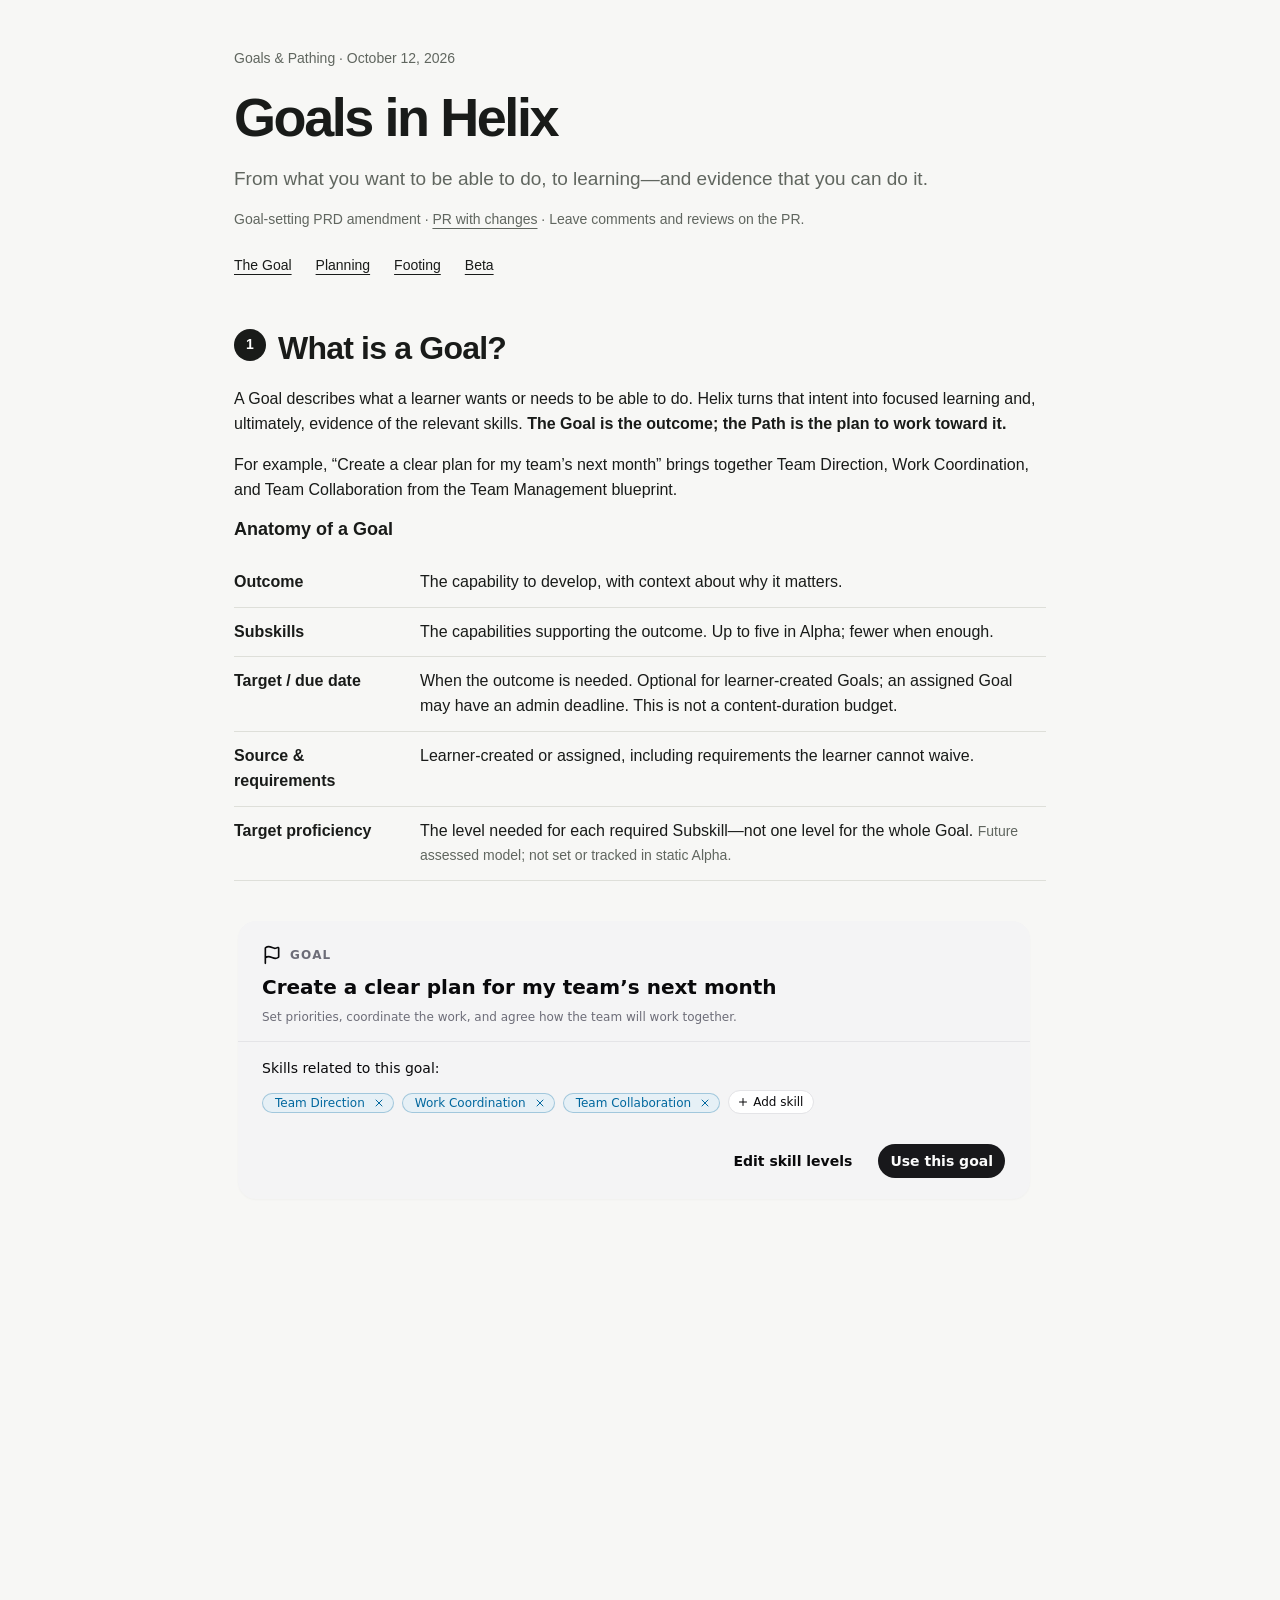
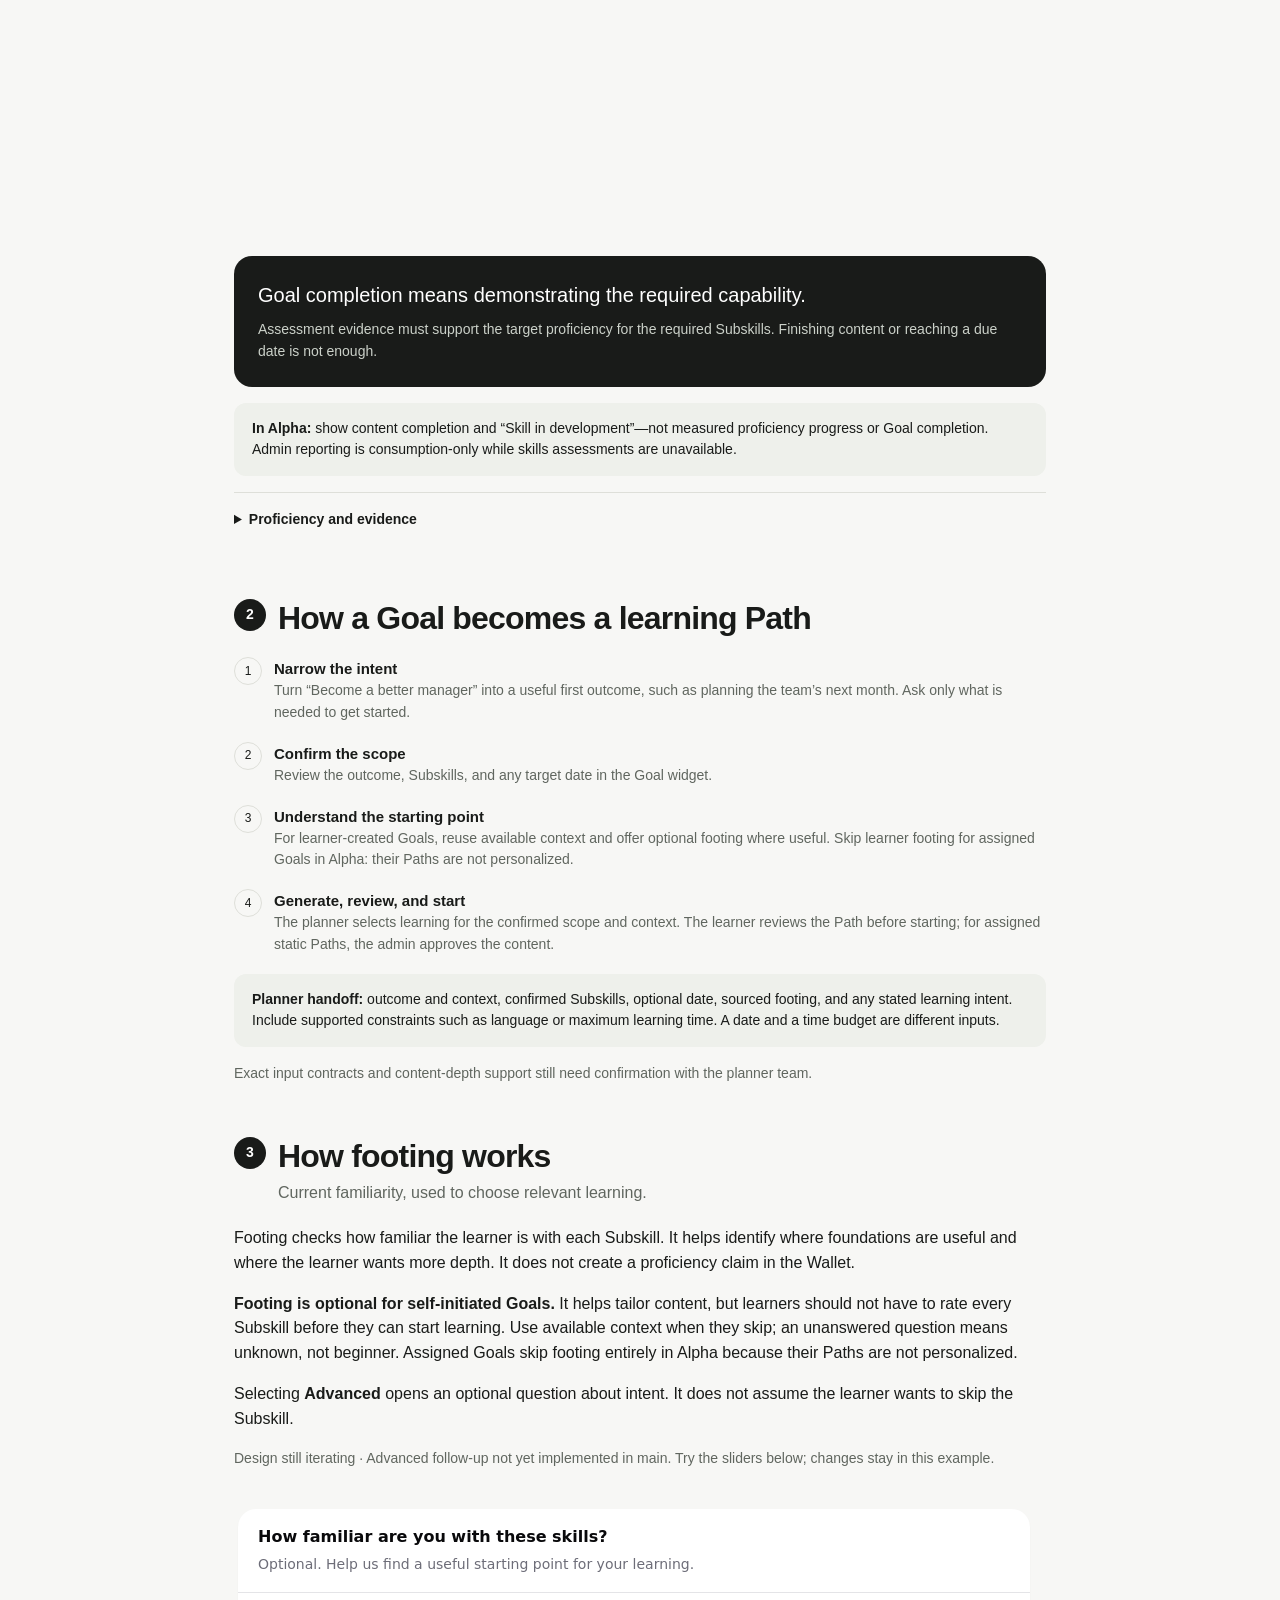
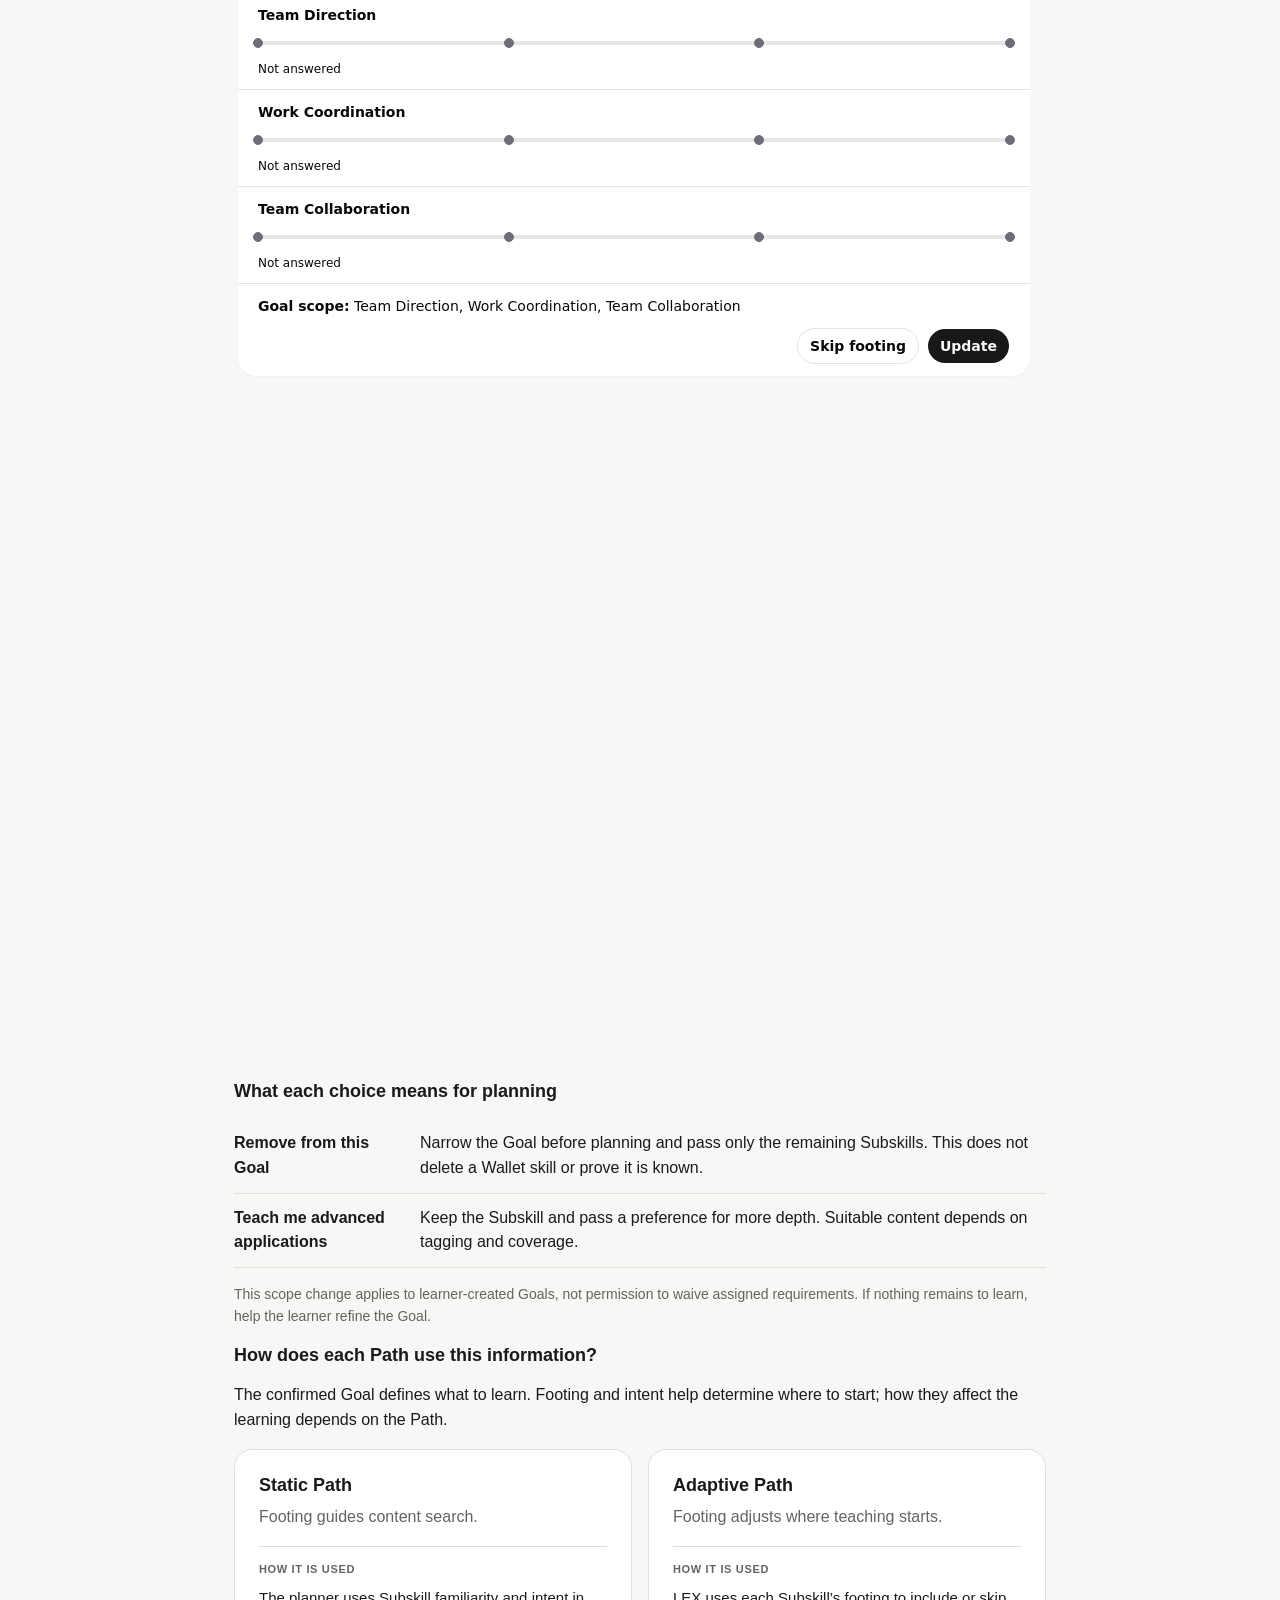
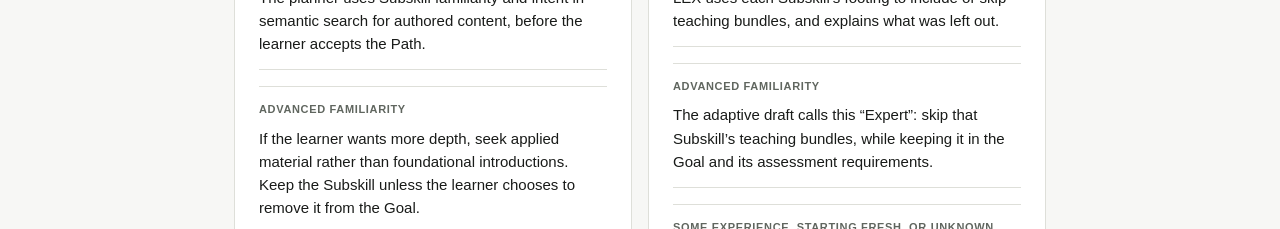
<file: index.html>
<!doctype html>
<html lang="en">
<head>
  <meta charset="utf-8">
  <meta name="viewport" content="width=device-width, initial-scale=1">
  <meta name="description" content="What a Goal means in Helix, how big it should be, what Alpha supports, and how broader and changing Goals could work next.">
  <title>Goals in Helix — from intent to learning</title>
  <style>
    :root { color-scheme: light; --bg:#f7f7f5; --paper:#fff; --ink:#191b19; --muted:#60665f; --line:#dedfd9; --soft:#eef0eb; --green:#22543b; --green-bg:#eaf3ec; --amber:#79531b; --amber-bg:#fff6e7; }
    * { box-sizing:border-box; }
    html { scroll-behavior:smooth; scroll-padding-top:24px; }
    body { margin:0; background:var(--bg); color:var(--ink); font:16px/1.55 -apple-system,BlinkMacSystemFont,"Segoe UI",sans-serif; }
    button,select { font:inherit; }
    button { cursor:pointer; }
    button:disabled { cursor:not-allowed; opacity:.5; }
    :focus-visible { outline:3px solid #527ecc; outline-offset:3px; }
    a { color:inherit; text-underline-offset:4px; }
    h1,h2,h3,p { margin:0; }
    h1 { font-size:clamp(38px,5vw,54px); line-height:1.08; letter-spacing:-.045em; max-width:900px; margin:18px 0; }
    h2 { font-size:clamp(24px,3vw,32px); line-height:1.2; letter-spacing:-.025em; }
    h3 { font-size:18px; line-height:1.3; }
    .page { max-width:860px; margin:auto; padding:48px 24px 64px; }
    .muted { color:var(--muted); }
    .small { font-size:14px; }
    .eyebrow { font-size:12px; text-transform:uppercase; letter-spacing:.08em; font-weight:700; color:var(--muted); }
    .badge { display:inline-block; font-size:12px; font-weight:650; padding:3px 9px; border:1px solid var(--line); border-radius:99px; background:var(--paper); }
    .lede { font-size:19px; color:var(--muted); max-width:850px; }
    .principle { margin-top:24px; padding:24px; border-radius:18px; background:var(--ink); color:white; font-size:20px; max-width:960px; }
    .principle small { display:block; font-size:14px; color:#cbd1c9; margin-top:8px; }
    nav { display:flex; flex-wrap:wrap; gap:10px 24px; margin-top:24px; font-size:14px; }
    section { margin-top:52px; }
    .heading { display:flex; gap:12px; margin-bottom:20px; align-items:flex-start; }
    .number { border-radius:50%; background:var(--ink); color:white; width:32px; height:32px; display:grid; place-items:center; flex-shrink:0; font-size:14px; font-weight:700; }
    .heading p { color:var(--muted); margin-top:6px; max-width:870px; }
    .grid { display:grid; gap:16px; }
    .two { grid-template-columns:repeat(2,minmax(0,1fr)); }
    .three { grid-template-columns:repeat(3,minmax(0,1fr)); }
    .card { border:1px solid var(--line); border-radius:18px; background:var(--paper); padding:24px; }
    .card p + p,.card h3 + p { margin-top:8px; }
    .spaced { margin-top:16px; }
    .stack { display:grid; gap:12px; }
    .note { border-radius:12px; padding:15px 18px; background:var(--soft); font-size:14px; }
    .warning { background:var(--amber-bg); color:var(--amber); }
    .positive { background:var(--green-bg); color:var(--green); }
    .mode { display:flex; flex-wrap:wrap; gap:8px; margin:16px 0; }
    .choice { border:1px solid var(--line); background:var(--paper); border-radius:99px; padding:8px 12px; font-size:13px; color:var(--muted); }
    .choice:hover { border-color:var(--ink); }
    .choice[aria-pressed="true"] { background:var(--ink); border-color:var(--ink); color:white; }
    .primary { padding:10px 16px; border:1px solid var(--ink); border-radius:10px; background:var(--ink); color:white; font-size:14px; font-weight:650; }
    .secondary { padding:9px 12px; border:1px solid var(--line); border-radius:10px; background:var(--paper); font-size:14px; }
    .goal-title { font-size:24px; line-height:1.25; letter-spacing:-.02em; margin:10px 0 16px; }
    .goal-line { padding:12px 0; border-top:1px solid var(--line); }
    .goal-line strong { display:block; font-size:14px; }
    .goal-line span { display:block; font-size:14px; color:var(--muted); margin-top:3px; }
    .steps { counter-reset:step; padding:0; margin:0; list-style:none; }
    .steps li { display:flex; gap:12px; margin-bottom:18px; font-size:15px; }
    .steps li::before { counter-increment:step; content:counter(step); border:1px solid var(--line); border-radius:50%; width:26px; height:26px; flex-shrink:0; display:grid; place-items:center; font-size:12px; }
    .steps strong { display:block; }
    .steps p { color:var(--muted); font-size:14px; }
    .table { border:1px solid var(--line); border-radius:16px; overflow:hidden; background:var(--paper); }
    .row { display:grid; grid-template-columns:190px 1fr 1fr; gap:20px; padding:16px 20px; border-top:1px solid var(--line); font-size:14px; }
    .row:first-child { border-top:0; }
    .row.head { background:var(--soft); font-size:12px; font-weight:700; }
    .row > * { min-width:0; }
    .skill { padding:14px 12px; margin:10px -12px; border-radius:12px; }
    .skill.active { background:var(--soft); }
    .skill-label { font-size:14px; font-weight:650; margin-bottom:10px; }
    .choices { display:flex; flex-wrap:wrap; gap:6px; }
    .choices .choice { padding:6px 10px; font-size:12px; }
    .level-description { margin-top:8px; font-size:13px; color:var(--muted); }
    .bar { display:flex; align-items:center; flex-wrap:wrap; gap:10px; padding-top:16px; border-top:1px solid var(--line); margin-top:16px; }
    .intent { width:100%; padding:12px; border:1px solid var(--line); border-radius:12px; background:var(--paper); text-align:left; }
    .intent strong { display:block; font-size:14px; }
    .intent span { display:block; font-size:13px; color:var(--muted); margin-top:3px; }
    .intent[aria-pressed="true"] { border-color:var(--green); background:var(--green-bg); }
    .label { display:block; font-size:11px; text-transform:uppercase; letter-spacing:.06em; color:var(--muted); font-weight:700; margin-bottom:8px; }
    .handoff-row { padding:10px 0; border-bottom:1px solid var(--line); font-size:14px; }
    .handoff-row:last-child { border-bottom:0; }
    .handoff-row strong { display:block; }
    .handoff-row span { color:var(--muted); }
    select { max-width:100%; width:100%; border:1px solid var(--line); border-radius:10px; background:var(--paper); padding:10px; font-size:14px; color:var(--ink); }
    label { display:block; font-size:14px; font-weight:650; margin-bottom:7px; }
    .reflect { padding:14px 0; border-top:1px solid var(--line); }
    .reflect:first-child { margin-top:12px; }
    .reflect .before { font-size:13px; color:var(--muted); margin-bottom:8px; }
    .status-grid { display:grid; grid-template-columns:1fr 1fr; gap:12px; margin:16px 0; }
    .status { padding:14px; background:var(--soft); border-radius:12px; }
    .status strong { display:block; font-size:16px; }
    .status span { display:block; font-size:12px; color:var(--muted); margin-bottom:5px; }
    .status p { font-size:13px; color:var(--muted); }
    .result-list { display:grid; gap:12px; margin:16px 0; }
    .result { border-left:3px solid var(--line); padding-left:12px; font-size:14px; }
    .result strong { display:block; }
    .result p { color:var(--muted); font-size:13px; margin-top:3px; }
    details { border-top:1px solid var(--line); padding:16px 0; font-size:14px; }
    details:first-child { border-top:0; }
    summary { cursor:pointer; font-weight:650; }
    details p { margin:8px 0 0; color:var(--muted); max-width:950px; }
    footer { margin-top:40px; padding-top:20px; border-top:1px solid var(--line); font-size:12px; color:var(--muted); }
    .widget-example {min-width:0} .widget-caption {display:flex;align-items:center;gap:12px;margin:0 0 12px;font-size:12px;color:var(--muted)} iframe {width:100%;height:470px;border:1px solid var(--line);border-radius:18px;background:white;margin-bottom:12px} .widget-example p {padding:0 8px} .primary {text-decoration:none;display:inline-block}
    [hidden] { display:none !important; }
    .design-reference { margin:20px 0; }
    .design-reference img { display:block; width:100%; max-width:800px; height:auto; border-radius:16px; }
    .design-reference figcaption { max-width:800px; margin-top:10px; font-size:13px; color:var(--muted); }
    .anatomy { margin:16px 0; }
    .anatomy > div { display:grid; grid-template-columns:170px 1fr; gap:16px; padding:12px 0; border-bottom:1px solid var(--line); }
    .anatomy dt { font-weight:650; }
    .anatomy dd { margin:0; }
    .admin-state { border-left:3px solid var(--line); padding:12px 16px; margin-top:16px; background:var(--soft); border-radius:0 10px 10px 0; }
    .admin-state small { display:block; margin-top:6px; }
    iframe[data-helix-widget] { display:block; max-width:800px; border:0; border-radius:0; background:transparent; margin:0; }
    .tradeoff { margin:16px 0; padding:14px 0; border-block:1px solid var(--line); }
    .tradeoff p { font-size:15px; }
    @media(max-width:850px) {
      .anatomy > div { grid-template-columns:1fr; gap:4px; }
      .page { padding:28px 18px 48px; }
      .two,.three { grid-template-columns:1fr; }
      .row { grid-template-columns:1fr; gap:6px; }
      .row.head { display:none; }
      .card { padding:20px; }
      .status-grid { grid-template-columns:1fr; }
      section { margin-top:40px; }
    }
    @media(prefers-reduced-motion:reduce) { html { scroll-behavior:auto; } }
  </style>
</head>
<body>
<main class="page">
<header>
  <div class="small muted">Goals &amp; Pathing · October 12, 2026</div>
  <h1>Goals in Helix</h1>
  <p class="lede">From what you want to be able to do, to learning—and evidence that you can do it.</p>
  <p class="small muted spaced">Goal-setting PRD amendment · <a href="https://github.com/webedx-spark/agentic-platform/pull/8852" target="_blank" rel="noopener noreferrer">PR with changes</a> · Leave comments and reviews on the PR.</p>
  <nav aria-label="Artifact sections"><a href="#goal">The Goal</a><a href="#planning">Planning</a><a href="#footing">Footing</a><a href="#beta">Beta</a></nav>
</header>

<section id="goal" aria-labelledby="goal-title">
  <div class="heading"><span class="number">1</span><div><h2 id="goal-title">What is a Goal?</h2></div></div>
  <p>A Goal describes what a learner wants or needs to be able to do. Helix turns that intent into focused learning and, ultimately, evidence of the relevant skills. <strong>The Goal is the outcome; the Path is the plan to work toward it.</strong></p>
  <p class="spaced">For example, “Create a clear plan for my team’s next month” brings together Team Direction, Work Coordination, and Team Collaboration from the Team Management blueprint.</p>
  <h3 class="spaced">Anatomy of a Goal</h3>
  <dl class="anatomy">
    <div><dt>Outcome</dt><dd>The capability to develop, with context about why it matters.</dd></div>
    <div><dt>Subskills</dt><dd>The capabilities supporting the outcome. Up to five in Alpha; fewer when enough.</dd></div>
    <div><dt>Target / due date</dt><dd>When the outcome is needed. Optional for learner-created Goals; an assigned Goal may have an admin deadline. This is not a content-duration budget.</dd></div>
    <div><dt>Source &amp; requirements</dt><dd>Learner-created or assigned, including requirements the learner cannot waive.</dd></div>
    <div><dt>Target proficiency</dt><dd>The level needed for each required Subskill—not one level for the whole Goal. <span class="small muted">Future assessed model; not set or tracked in static Alpha.</span></dd></div>
  </dl>
  <figure class="design-reference">
    <iframe data-helix-widget src="widgets.html?view=goal" title="Review your Goal and edit familiarity" style="height:360px"></iframe>
  </figure>
  <div class="principle">Goal completion means demonstrating the required capability.<small>Assessment evidence must support the target proficiency for the required Subskills. Finishing content or reaching a due date is not enough.</small></div>
  <p class="note spaced" id="alpha"><strong>In Alpha:</strong> show content completion and “Skill in development”—not measured proficiency progress or Goal completion. Admin reporting is consumption-only while skills assessments are unavailable.</p>
  <details class="spaced"><summary>Proficiency and evidence</summary><p>Foundational, Developing, Proficient, and Advanced describe proficiency. Platform-attested and platform-verified describe the evidence behind a claim. A check covering only part of a Subskill cannot prove proficiency across the whole Subskill; Skills and Assessments must define sufficient coverage.</p></details>
</section>

<section id="planning" aria-labelledby="planning-title">
  <div class="heading"><span class="number">2</span><div><h2 id="planning-title">How a Goal becomes a learning Path</h2></div></div>
  <ol class="steps">
    <li><div><strong>Narrow the intent</strong><p>Turn “Become a better manager” into a useful first outcome, such as planning the team’s next month. Ask only what is needed to get started.</p></div></li>
    <li><div><strong>Confirm the scope</strong><p>Review the outcome, Subskills, and any target date in the Goal widget.</p></div></li>
    <li><div><strong>Understand the starting point</strong><p>For learner-created Goals, reuse available context and offer optional footing where useful. Skip learner footing for assigned Goals in Alpha: their Paths are not personalized.</p></div></li>
    <li><div><strong>Generate, review, and start</strong><p>The planner selects learning for the confirmed scope and context. The learner reviews the Path before starting; for assigned static Paths, the admin approves the content.</p></div></li>
  </ol>
  <p class="note"><strong>Planner handoff:</strong> outcome and context, confirmed Subskills, optional date, sourced footing, and any stated learning intent. Include supported constraints such as language or maximum learning time. A date and a time budget are different inputs.</p>
  <p class="small muted spaced">Exact input contracts and content-depth support still need confirmation with the planner team.</p>
</section>

<section id="footing" aria-labelledby="footing-title">
  <div class="heading"><span class="number">3</span><div><h2 id="footing-title">How footing works</h2><p>Current familiarity, used to choose relevant learning.</p></div></div>
  <p>Footing checks how familiar the learner is with each Subskill. It helps identify where foundations are useful and where the learner wants more depth. It does not create a proficiency claim in the Wallet.</p>
  <p class="spaced"><strong>Footing is optional for self-initiated Goals.</strong> It helps tailor content, but learners should not have to rate every Subskill before they can start learning. Use available context when they skip; an unanswered question means unknown, not beginner. Assigned Goals skip footing entirely in Alpha because their Paths are not personalized.</p>
  <p class="spaced">Selecting <strong>Advanced</strong> opens an optional question about intent. It does not assume the learner wants to skip the Subskill.</p>
  <p class="small muted spaced">Design still iterating · Advanced follow-up not yet implemented in main. Try the sliders below; changes stay in this example.</p>
  <figure class="design-reference">
    <iframe data-helix-widget src="widgets.html?view=intent" title="Footing and per-Subskill learning intent" style="height:650px"></iframe>
  </figure>
  <h3>What each choice means for planning</h3>
  <dl class="anatomy">
    <div><dt>Remove from this Goal</dt><dd>Narrow the Goal before planning and pass only the remaining Subskills. This does not delete a Wallet skill or prove it is known.</dd></div>
    <div><dt>Teach me advanced applications</dt><dd>Keep the Subskill and pass a preference for more depth. Suitable content depends on tagging and coverage.</dd></div>
  </dl>
  <p class="small muted spaced">This scope change applies to learner-created Goals, not permission to waive assigned requirements. If nothing remains to learn, help the learner refine the Goal.</p>
  <h3 class="spaced">How does each Path use this information?</h3>
  <p class="spaced">The confirmed Goal defines what to learn. Footing and intent help determine where to start; how they affect the learning depends on the Path.</p>
  <div class="grid two spaced">
    <div class="card">
      <h3>Static Path</h3>
      <p class="muted">Footing guides content search.</p>
      <div class="tradeoff"><span class="label">How it is used</span><p>The planner uses Subskill familiarity and intent in semantic search for authored content, before the learner accepts the Path.</p></div>
      <div class="tradeoff"><span class="label">Advanced familiarity</span><p>If the learner wants more depth, seek applied material rather than foundational introductions. Keep the Subskill unless the learner chooses to remove it from the Goal.</p></div>
      <div class="tradeoff"><span class="label">Some experience, starting fresh, or unknown</span><p>Use the available context to find a useful starting point. There is no fixed rule to skip particular lesson types; unanswered footing stays unknown.</p></div>
      <div class="tradeoff"><span class="label">What changes—and what does not</span><p>Footing affects content selection, not a verified proficiency match or guaranteed removal of introductory items within selected sections. The accepted Path stays fixed.</p></div>
      <div class="tradeoff"><span class="label">Assessment</span><p>Static Alpha has no end-of-path skills assessment. Familiarity does not prove the Goal is complete.</p></div>
      <p class="small muted"><strong>Alpha boundary:</strong> self-initiated footing is optional. Assigned Goals skip it; everyone receives the same admin-approved Path.</p>
    </div>
    <div class="card">
      <h3>Adaptive Path</h3>
      <p class="muted">Footing adjusts where teaching starts.</p>
      <div class="tradeoff"><span class="label">How it is used</span><p>LEX uses each Subskill’s footing to include or skip teaching bundles, and explains what was left out.</p></div>
      <div class="tradeoff"><span class="label">Advanced familiarity</span><p>The adaptive draft calls this “Expert”: skip that Subskill’s teaching bundles, while keeping it in the Goal and its assessment requirements.</p></div>
      <div class="tradeoff"><span class="label">Some experience, starting fresh, or unknown</span><p><strong>Intermediate:</strong> keep the bundles, skip “Why” and “What,” and begin at “How.” <strong>Novice or no data:</strong> offer the full experience; unknown is not a novice claim.</p></div>
      <div class="tradeoff"><span class="label">What changes—and what does not</span><p>Familiar basics can be omitted without narrowing the Goal. An experienced PM learning AI for PRDs may skip PRD basics while retaining AI applications in that context.</p></div>
      <div class="tradeoff"><span class="label">Assessment</span><p>Expert in every required Subskill can lead straight to the final assessment, where available—not automatic Goal completion.</p></div>
      <p class="small muted"><strong>Alignment remaining:</strong> confirm the Expert/Advanced mapping and how “teach me advanced applications” affects exclusion. These are aligned draft rules; shipping status is unverified. Add-back is P2; remediation after a failed assessment needs separate scope.</p>
    </div>
  </div>
</section>

<section id="beta" aria-labelledby="beta-title">
  <div class="heading"><span class="number">4</span><div><h2 id="beta-title">How Goals expand in Beta</h2><p>Future direction; delivery depends on the capabilities below.</p></div></div>
  <div class="stack">
    <div><h3>Connected Goals and Paths for broad ambitions</h3><p>Keep “Become a better manager” as the broader ambition. Break it into focused Goals—plan the team’s work, develop team members, and lead a change—each with its own Subskills and Path. Recommend an order, let the learner choose where to start, and review each Goal just before starting its Path.</p><p class="small spaced"><a href="https://github.com/webedx-spark/agentic-platform/pull/5211">Broad Goal Decomposition · PR #5211</a> · <a href="https://github.com/webedx-spark/agentic-platform/blob/431c616a5ceb6ade82a1f637ca6ce1a72eee068c/docs/initiatives/helix/prds/2026-09-04-broad-goal-decomposition.md">Read the PRD</a></p></div>
    <div><h3>Changes after learning starts</h3><p>Let learners revise the Goal and add, remove, or change Subskills. Preview the Path changes before confirmation, preserve relevant completed work, and respect assigned requirements.</p></div>
    <div><h3>Assessed completion and admin signals</h3><p>Helix recommends target proficiency for each Subskill based on the Goal and available learner knowledge, with an explanation of what the target means. When assessment evidence supports all required targets, mark the Goal complete. For assigned Goals, send supported completion and proficiency signals to admins with their evidence and trust tier.</p><p class="small muted spaced">Requires agreed targets, assessment coverage, and reporting permissions.</p></div>
  </div>
</section>

<footer>Goal-setting experience reference. Implementation gaps are noted inline; Alpha follows the supplied static-path scope.</footer>
</main>
<script src="widget-frames.js"></script>
</body>
</html>
</file>
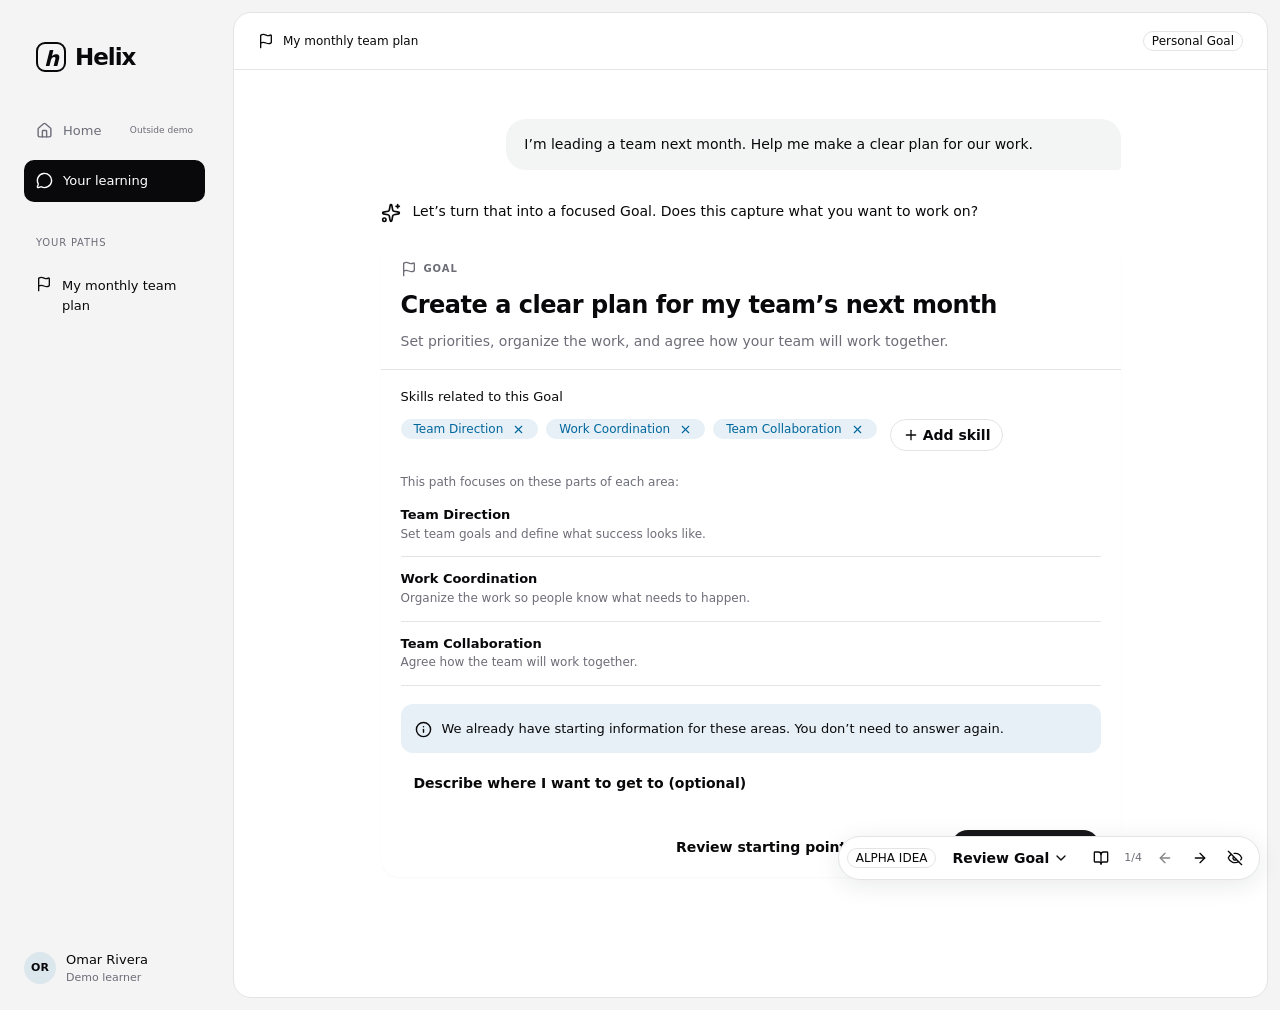
<file: companion.html>
<!doctype html>
<html lang="en"><head><meta charset="utf-8"><meta name="viewport" content="width=device-width,initial-scale=1"><title>Goals in Helix — interactive prototype</title><meta name="description" content="A clickable Helix Goal journey: current widgets and proposed Alpha improvements. Switch screens with the bottom-right demo controls."><link rel="stylesheet" href="./companion.css"></head><body><div id="root"></div><noscript>This interactive prototype needs JavaScript. <a href="./index.html">Read the Goal artifact</a>.</noscript><script defer src="./companion.js"></script></body></html>
</file>
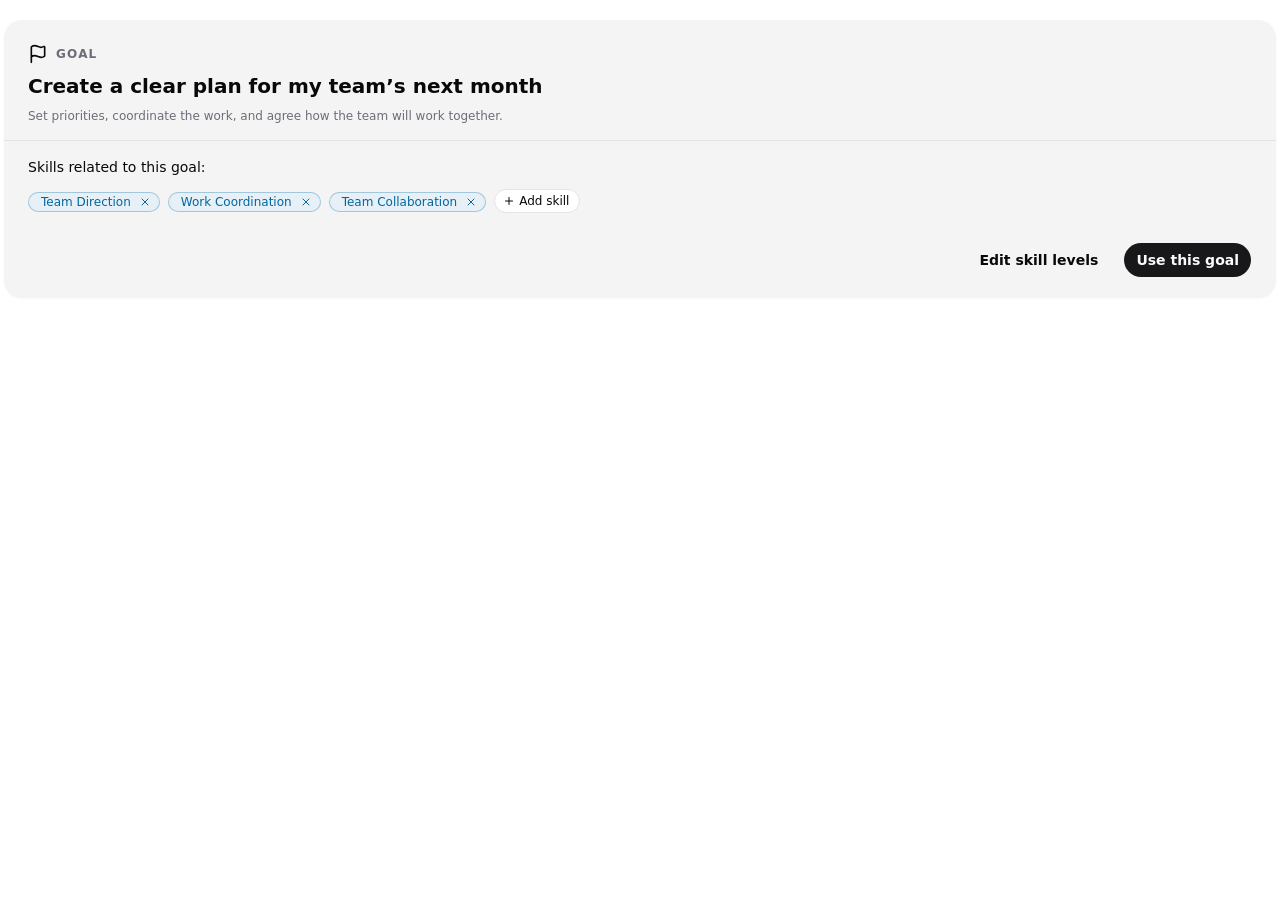
<file: widgets.html>
<!doctype html>
<html lang="en"><head><meta charset="utf-8"><meta name="viewport" content="width=device-width, initial-scale=1"><title>Helix Goal components</title><link rel="stylesheet" href="widgets.css"></head><body><div id="root"></div><script src="widgets.js"></script></body></html>
</file>
